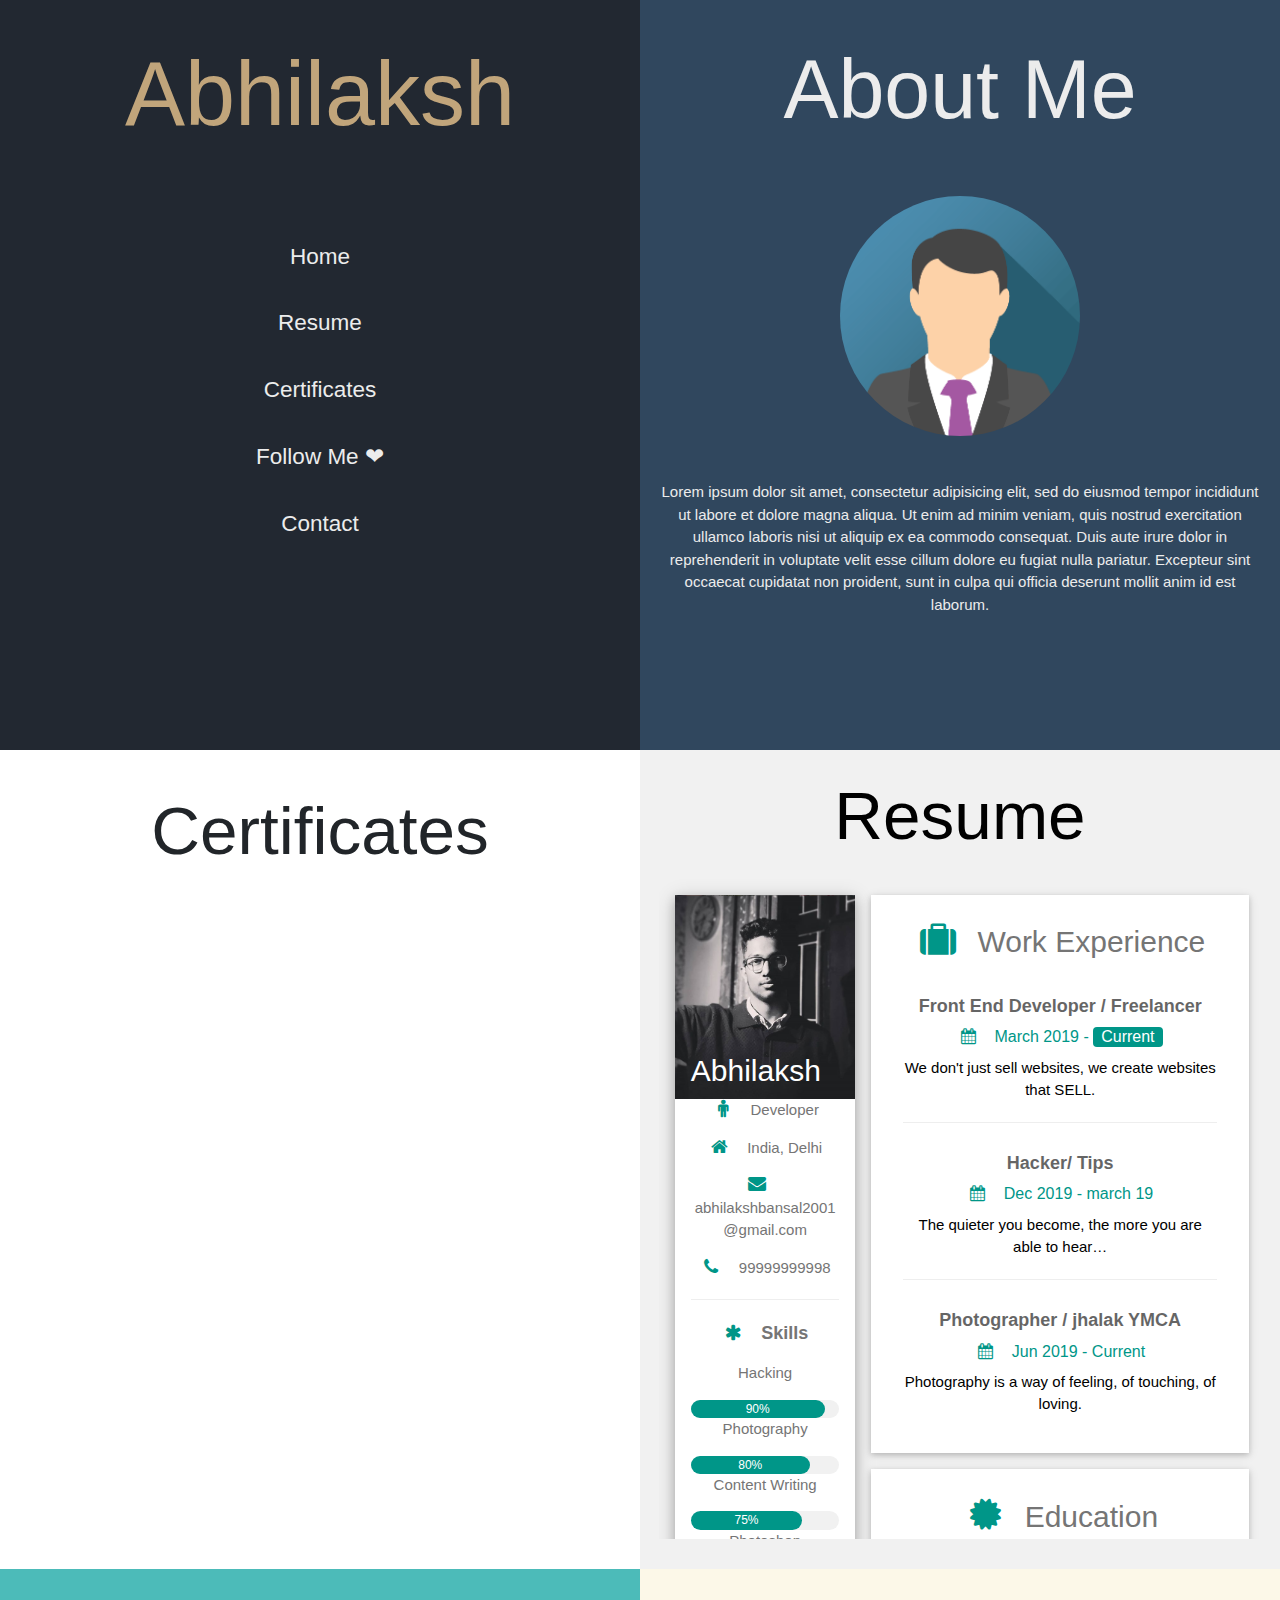
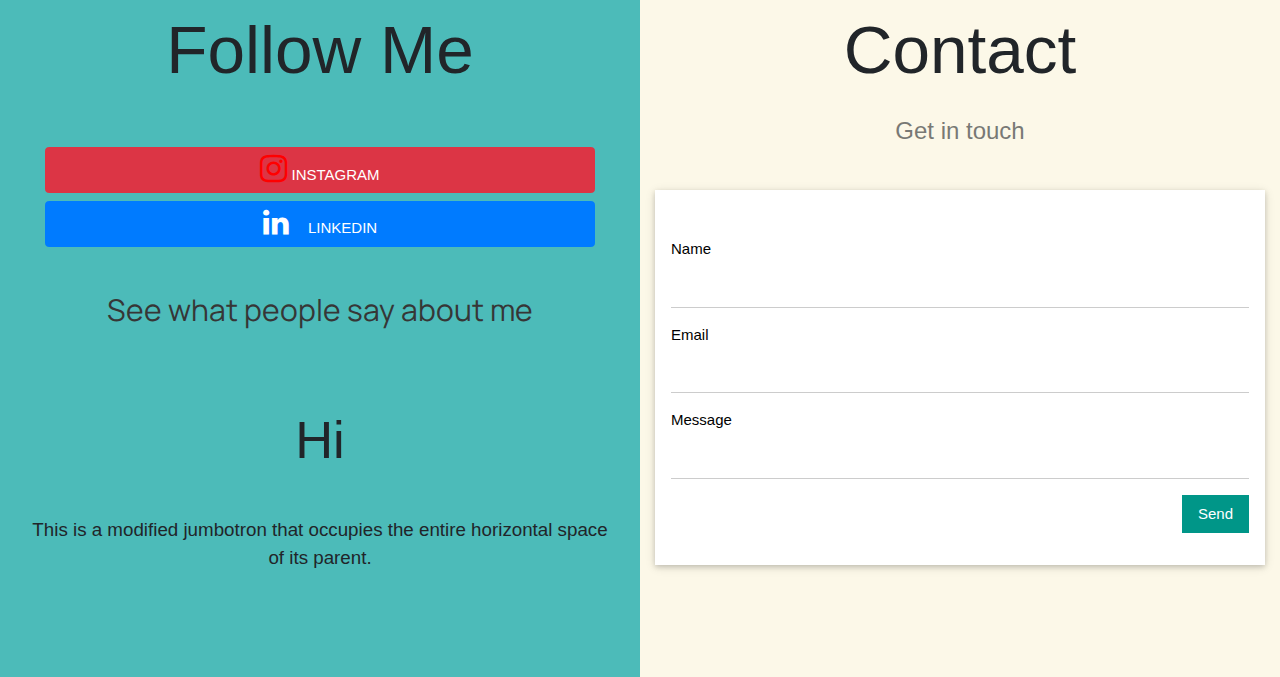
<file: photolio/abhilaksh/index.html>
<!doctype html>
<html lang="en">
  <head>
    <!-- Required meta tags -->
    <meta charset="utf-8">
    <meta name="viewport" content="width=device-width, initial-scale=1, shrink-to-fit=no">
    <link rel="stylesheet" href="master.css">
    <!-- Bootstrap CSS -->
    <link rel="stylesheet" href="https://stackpath.bootstrapcdn.com/bootstrap/4.4.1/css/bootstrap.min.css" integrity="sha384-Vkoo8x4CGsO3+Hhxv8T/Q5PaXtkKtu6ug5TOeNV6gBiFeWPGFN9MuhOf23Q9Ifjh" crossorigin="anonymous">
    <!--w3-CSS -->
    <link rel="stylesheet" href="https://www.w3schools.com/w3css/4/w3.css">
    <link rel="stylesheet" href="https://fonts.googleapis.com/css?family=Lato">
    <link rel="stylesheet" href="https://cdnjs.cloudflare.com/ajax/libs/font-awesome/4.7.0/css/font-awesome.min.css">
    <link href="https://fonts.googleapis.com/css2?family=Manrope:wght@300&display=swap" rel="stylesheet">
    <title>myPortfolio</title>
    <style >
      a:hover{
        color:black;
      }
    </style>
  </head>

  <body>

  <div class="container-fluid">
    <div class="row">
      <div class="col-sm nav-section">

        <ul class="nav flex-column" >

        <h1 class="display-1 logo" >Abhilaksh</h1>

        <li class="nav-item">
          <a class="nav-link" href="#Home" >Home</a>
        </li>
        <li class="nav-item">
          <a class="nav-link" href="#Resume">Resume</a>
        </li>
        <li class="nav-item">
          <a class="nav-link " href="#certific" >Certificates</a>
        </li>
        <li class="nav-item">
          <a class="nav-link " href="#follow" >Follow Me ❤</a>
        </li>
        <li class="nav-item">
          <a class="nav-link " href="#contact" >Contact</a>
        </li>
        </ul>
      </div>
      <div class="col-sm about-section">
        <h1 class="display-2" style ="padding-top:2rem; margin-bottom:3.8rem;" id="Home">About Me</h1>
        <img src="about.png" class = " about-img" alt="">
        <p>Lorem ipsum dolor sit amet, consectetur adipisicing elit, sed do eiusmod tempor incididunt ut labore et dolore magna aliqua. Ut enim ad minim veniam, quis nostrud exercitation ullamco laboris nisi ut aliquip ex ea commodo consequat. Duis aute irure dolor in reprehenderit in voluptate velit esse cillum dolore eu fugiat nulla pariatur. Excepteur sint occaecat cupidatat non proident, sunt in culpa qui officia deserunt mollit anim id est laborum.</p>
      </div>
    </div>
  </div>

  <div class="container-fluid">
    <div class="row">
      <div class="col-sm c my-work">
      <h1 class="display-3" style ="padding-top:2rem; margin-bottom:3.8rem;" id="certific">Certificates</h1>

      </div>
      <div class="col-sm resume-section w3-light-grey " style ="   text-align: center;">
        <h1 class="display-3" style ="padding-top:1rem;    " id ="Resume">Resume</h1>
         <!-- cv(w3schools) -->
          <div class="w3cv w3-light-grey ml-1 mt-4" style = " " >
          <div class="w3-light-grey" style = " width:100%; height:100% ">

            <!-- Page Container -->
            <div class="w3-content w3-margin-top" style="max-width:1400px;">

              <!-- The Grid -->
              <div class="w3-row-padding">

                <!-- Left Column -->
                <div class="w3-third">

                  <div class="w3-white w3-text-grey w3-card-4">
                    <div class="w3-display-container">
                      <img src="abhi.png" style="width:100%" alt="Avatar">
                      <div class="w3-display-bottomleft w3-container w3-text-black">
                        <h2 style = " color: white; text-alignment: center;">Abhilaksh</h2>
                      </div>
                    </div>
                    <div class="w3-container">
                      <p><i class="fa fa-male fa-fw w3-margin-right w3-large w3-text-teal"></i>Developer</p>
                      <p><i class="fa fa-home fa-fw w3-margin-right w3-large w3-text-teal"></i>India, Delhi</p>
                      <p><i class="fa fa-envelope fa-fw w3-margin-right w3-large w3-text-teal "></i>abhilakshbansal2001 <br> @gmail.com</p>
                      <p><i class="fa fa-phone fa-fw w3-margin-right w3-large w3-text-teal"></i>99999999998</p>
                      <hr>

                      <p class="w3-large"><b><i class="fa fa-asterisk fa-fw w3-margin-right w3-text-teal"></i>Skills</b></p>
                      <p>Hacking</p>
                      <div class="w3-light-grey w3-round-xlarge w3-small">
                        <div class="w3-container w3-center w3-round-xlarge w3-teal" style="width:90%">90%</div>
                      </div>
                      <p>Photography</p>
                      <div class="w3-light-grey w3-round-xlarge w3-small">
                        <div class="w3-container w3-center w3-round-xlarge w3-teal" style="width:80%">
                          <div class="w3-center w3-text-white">80%</div>
                        </div>
                      </div>
                      <p>Content Writing</p>
                      <div class="w3-light-grey w3-round-xlarge w3-small">
                        <div class="w3-container w3-center w3-round-xlarge w3-teal" style="width:75%">75%</div>
                      </div>
                      <p>Photoshop</p>
                      <div class="w3-light-grey w3-round-xlarge w3-small">
                        <div class="w3-container w3-center w3-round-xlarge w3-teal" style="width:50%">50%</div>
                      </div>
                      <br>

                      <p class="w3-large w3-text-theme"><b><i class="fa fa-globe fa-fw w3-margin-right w3-text-teal"></i>Languages</b></p>
                      <p>HINDI</p>
                      <div class="w3-light-grey w3-round-xlarge">
                        <div class="w3-round-xlarge w3-teal" style="height:24px;width:100%"></div>
                      </div>
                      <p>English</p>
                      <div class="w3-light-grey w3-round-xlarge">
                        <div class="w3-round-xlarge w3-teal" style="height:24px;width:75%"></div>
                      </div>
                      <p>Haryanavi</p>
                      <div class="w3-light-grey w3-round-xlarge">
                        <div class="w3-round-xlarge w3-teal" style="height:24px;width:25%"></div>
                      </div>
                      <br>
                    </div>
                  </div><br>

                <!-- End Left Column -->
                </div>

                <!-- Right Column -->
                <div class="w3-twothird">

                  <div class="w3-container w3-card w3-white w3-margin-bottom">
                    <h2 class="w3-text-grey w3-padding-16"><i class="fa fa-suitcase fa-fw w3-margin-right w3-xxlarge w3-text-teal"></i>Work Experience</h2>
                    <div class="w3-container">
                      <h5 class="w3-opacity"><b>Front End Developer / Freelancer</b></h5>
                      <h6 class="w3-text-teal"><i class="fa fa-calendar fa-fw w3-margin-right"></i>March 2019 - <span class="w3-tag w3-teal w3-round">Current</span></h6>
                      <p>We don't just sell websites, we create websites that SELL.</p>
                      <hr>
                    </div>
                    <div class="w3-container">
                      <h5 class="w3-opacity"><b>Hacker/ Tips</b></h5>
                      <h6 class="w3-text-teal"><i class="fa fa-calendar fa-fw w3-margin-right"></i>Dec 2019 - march 19</h6>
                      <p>The quieter you become, the more you are able to hear…</p>
                      <hr>
                    </div>
                    <div class="w3-container">
                      <h5 class="w3-opacity"><b>Photographer / jhalak YMCA</b></h5>
                      <h6 class="w3-text-teal"><i class="fa fa-calendar fa-fw w3-margin-right"></i>Jun 2019 - Current</h6>
                      <p>Photography is a way of feeling, of touching, of loving. </p><br>
                    </div>
                  </div>

                  <div class="w3-container w3-card w3-white">
                    <h2 class="w3-text-grey w3-padding-16"><i class="fa fa-certificate fa-fw w3-margin-right w3-xxlarge w3-text-teal"></i>Education</h2>
                    <div class="w3-container">
                      <h5 class="w3-opacity"><b>YMCA University</b></h5>
                      <h6 class="w3-text-teal"><i class="fa fa-calendar fa-fw w3-margin-right"></i>2019- 2020</h6>
                      <p>B.tech Electronics and Computer</p>
                      <hr>
                    </div>
                    <div class="w3-container">
                      <h5 class="w3-opacity"><b>Salwan Public School</b></h5>
                      <h6 class="w3-text-teal"><i class="fa fa-calendar fa-fw w3-margin-right"></i>2007 - 2019</h6>
                      <p>class 12 th and 10th pass with 90% above in both.</p>
                      <hr>
                    </div>
                    <div class="w3-container">
                      <h5 class="w3-opacity"><b>Montessary school</b></h5>
                      <h6 class="w3-text-teal"><i class="fa fa-calendar fa-fw w3-margin-right"></i>2003 - 2007</h6>
                      <p>Pre nussary and class 1st only</p><br>
                    </div>
                  </div>

                <!-- End Right Column -->
                </div>

              <!-- End Grid -->
              </div>

              <!-- End Page Container -->
            </div>



            </div>
          </div>
          <!-- end of it -->
        </div>
      </div>
    </div>


  <div class="container-fluid">
    <div class="row">
      <div class="col-sm c follow-section">
        <h1 class="display-3" style ="padding-top:2rem; margin-bottom:3.8rem;" id = "follow">Follow Me</h1>
          <div class="buttons-w">
 <button type="button" class="btn btn-secondary btn-block btn-danger"><i class="fa fa-instagram" style="font-size:32px;color:red"></i>
 INSTAGRAM</button>            <button type="button" class="btn btn-primary btn-block "><i class="fa fa-linkedin mr-3" style="font-size:2rem;color:white"></i>
 LINKEDIN</button>
          </div>
          <h2  style= "color:#363636; font-family: 'Manrope', sans-serif;">See what people say about me</h2>
          <!-- carrousel -->
          <div id="carouselExampleControls " class="carousel slide" data-ride="carousel">
              <div class="carousel-inner">
  <div class="carousel-item active">
    <div class="jumbotron jumbotron-fluid d-block w-100" style = " background-color:#4cbbb9; ">
  <div class="container">
    <h1 class="display-4 mb-5">Hi</h1>
    <p class="lead">This is a modified jumbotron that occupies the entire horizontal space of its parent.</p>
  </div>
</div>
  </div>
  <div class="carousel-item">
    <div class="jumbotron jumbotron-fluid d-block w-100"style = " background-color:#4cbbb9; ">
  <div class="container">
    <h1 class="display-4">こんにちは</h1>
    <p class="lead">This is a modified jumbotron that occupies the entire horizontal space of its parent.</p>
  </div>
</div>
  </div>
  <div class="carousel-item">
    <div class="jumbotron jumbotron-fluid d-block w-100

    " style = " background-color:#4cbbb9; ">
  <div class="container">
    <h1 class="display-4"> नमस्ते</h1>
    <p class="lead">This is a modified jumbotron that occupies the entire horizontal space of its parent.</p>
  </div>
</div>
  </div>
</div>

</div>
        <!-- end of it   -->
      </div>
      <div class="col-sm contact-section">
        <h1 class="display-3" style ="padding-top:2rem; margin-bottom:1.8rem; text-align:center; " id ="contact">Contact</h1>
        <h3 style = " text-align:center;" class="mb-5">Get in touch</h3>
        <form class="w3-container w3-card w3-padding-32 w3-white mb-5 " action="mailto:abhilakshbansal2001@gmail.com" >
       <div class="w3-section">
         <label>Name</label>
         <input class="w3-input" style="width:100%;" type="text" required name="Name">
       </div>
       <div class="w3-section">
         <label>Email</label>
         <input class="w3-input" style="width:100%;" type="text" required name="Email">
       </div>
       <div class="w3-section">
         <label>Message</label>
         <input class="w3-input" style="width:100%;" type="text" required name="Message">
       </div>
       <button type="submit" class="w3-button w3-teal w3-right">Send</button>
     </form>
      </div>
    </div>
  </div>

    <!-- Optional JavaScript -->
    <!-- jQuery first, then Popper.js, then Bootstrap JS -->
    <script src="https://cdn.jsdelivr.net/npm/popper.js@1.16.0/dist/umd/popper.min.js" integrity="sha384-Q6E9RHvbIyZFJoft+2mJbHaEWldlvI9IOYy5n3zV9zzTtmI3UksdQRVvoxMfooAo" crossorigin="anonymous"></script>
    <script src="https://code.jquery.com/jquery-3.4.1.slim.min.js" integrity="sha384-J6qa4849blE2+poT4WnyKhv5vZF5SrPo0iEjwBvKU7imGFAV0wwj1yYfoRSJoZ+n" crossorigin="anonymous"></script>
    <script src="https://stackpath.bootstrapcdn.com/bootstrap/4.4.1/js/bootstrap.min.js" integrity="sha384-wfSDF2E50Y2D1uUdj0O3uMBJnjuUD4Ih7YwaYd1iqfktj0Uod8GCExl3Og8ifwB6" crossorigin="anonymous"></script>
  </body>
</html>
</file>
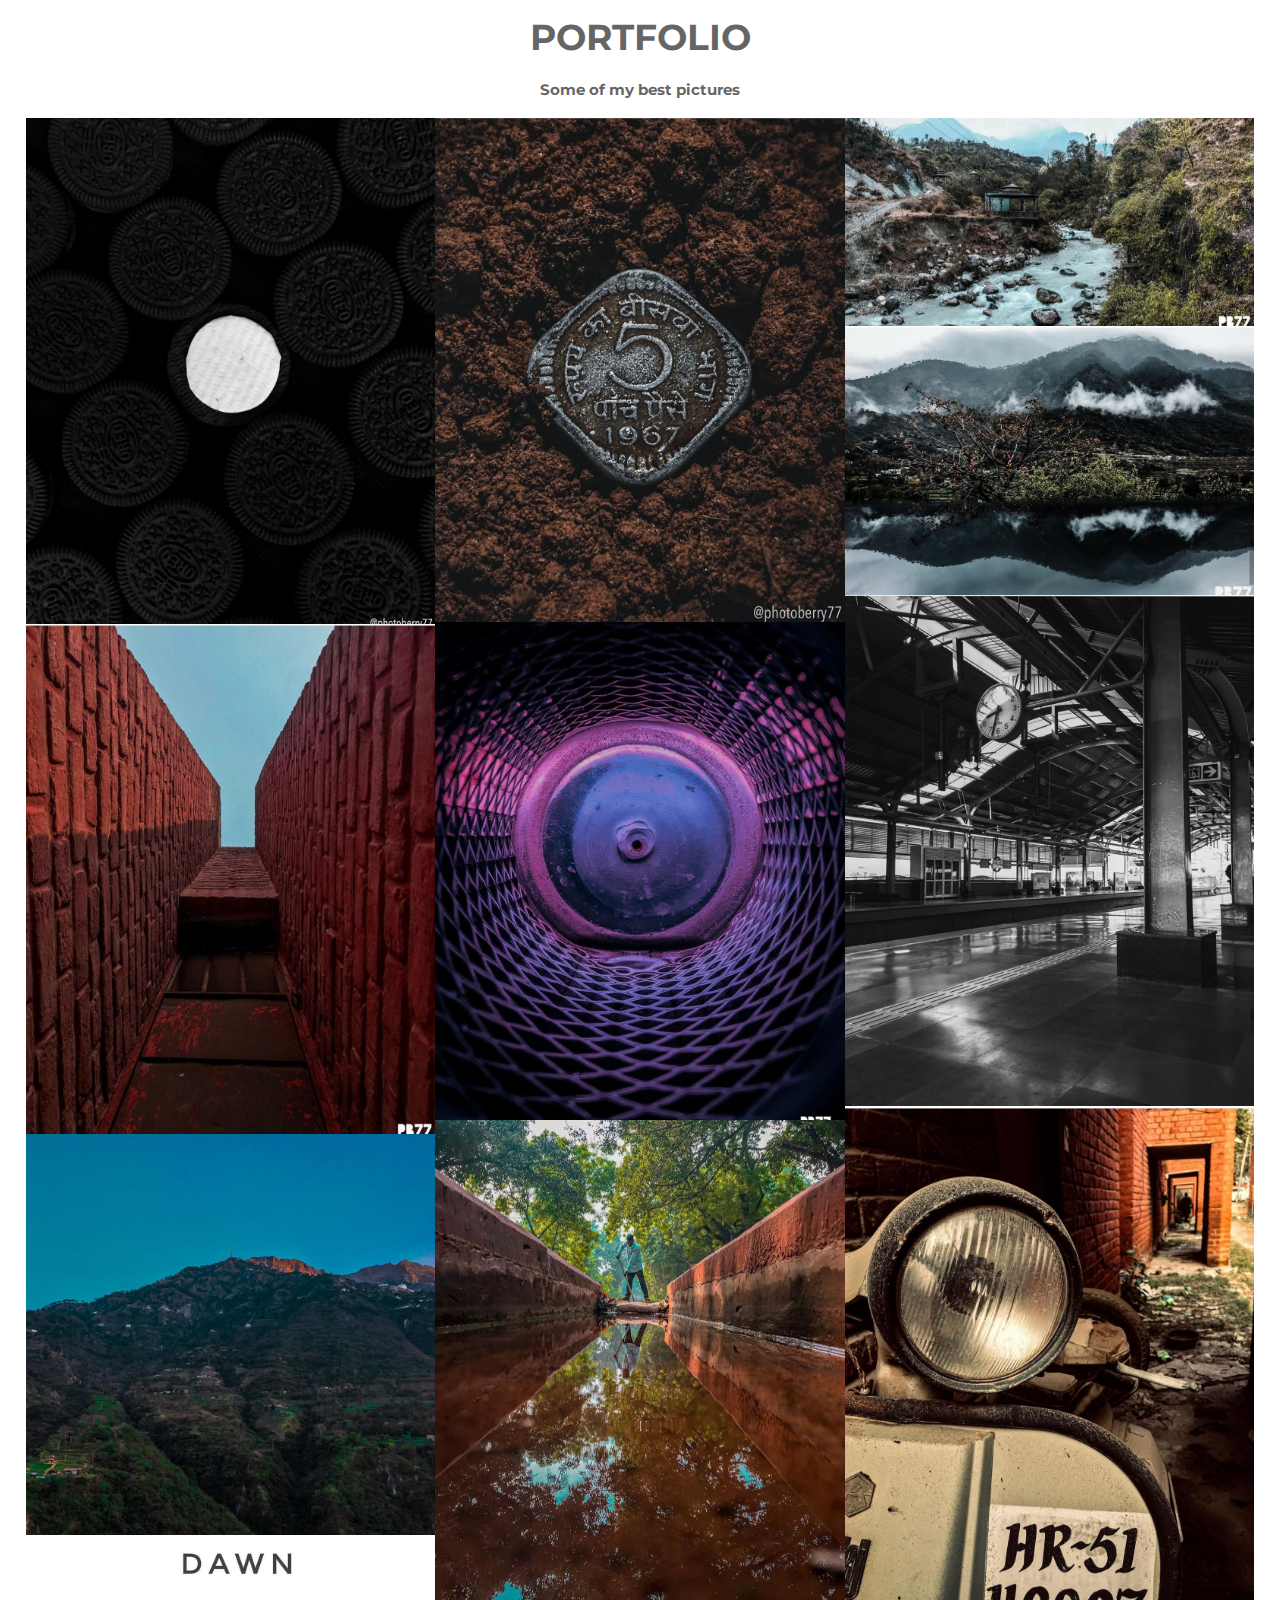
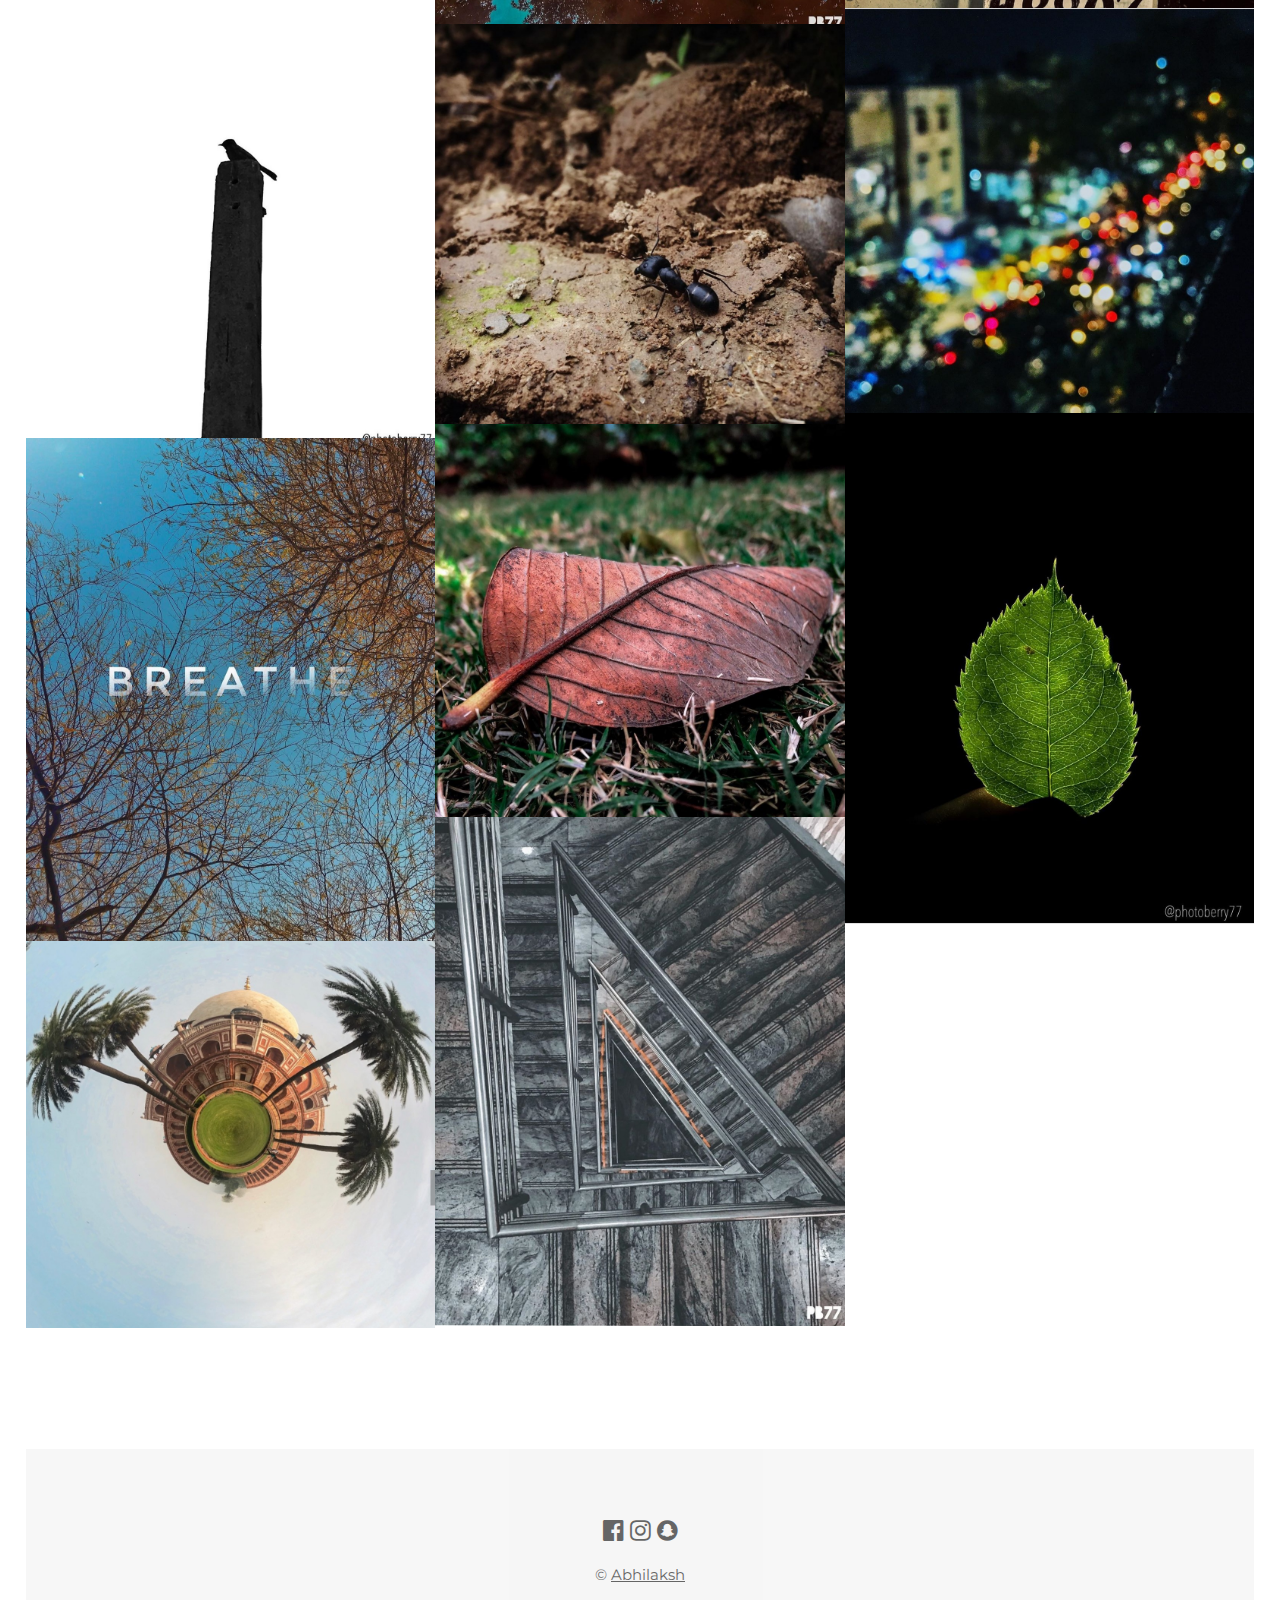
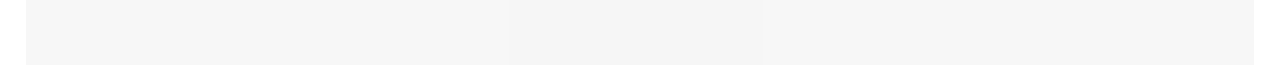
<file: photolio/photolio.html>
<!DOCTYPE html>
<html>
<title>PhotoBerry77</title>
<meta charset="UTF-8">
<meta name="viewport" content="width=device-width, initial-scale=1">
<link rel="stylesheet" href="https://www.w3schools.com/w3css/4/w3.css">
<link rel="stylesheet" href="https://fonts.googleapis.com/css?family=Montserrat">
<link rel="stylesheet" href="https://cdnjs.cloudflare.com/ajax/libs/font-awesome/4.7.0/css/font-awesome.min.css">
<style>
body,h1 {font-family: "Montserrat", sans-serif; padding: 0 2%;}
img {margin-bottom: -7px}
.w3-row-padding img {margin-bottom: 12px}
</style>
<body >

<!-- Sidebar -->


<!-- !PAGE CONTENT! -->
<div class="w3-content" style="max-width:1500px">

<!-- Header -->
<div class="w3-opacity">

<div class="w3-clear"></div>
<header class="w3-center w3-margin-bottom">
  <h1><b>PORTFOLIO</b></h1>
  <p><b>Some of my best pictures</b></p>

</header>
</div>

<!-- Photo Grid -->
<div class="w3-row" id="myGrid" style="margin-bottom:128px">
  <div class="w3-third">
    <img src="images-port/3.jpg" style="width:100%">
    <img src="images-port/8.jpg" style="width:100%">
    <img src="images-port/5.jpg" style="width:100%">
    <img src="images-port/1.jpg" style="width:100%">
    <img src="images-port/2.jpg" style="width:100%">
    <img src="images-port/9.jpg" style="width:100%">
  </div>

  <div class="w3-third">
    <img src="images-port/15.jpg" style="width:100%">
    <img src="images-port/10.jpg" style="width:100%">
    <img src="images-port/7.jpg" style="width:100%">
    <img src="images-port/4.jpg" style="width:100%">
    <img src="images-port/17.jpg" style="width:100%">
    <img src="images-port/11.jpg" style="width:100%">
  </div>

  <div class="w3-third">
    <img src="images-port/13.jpg" style="width:100%">
    <img src="images-port/12.jpg" style="width:100%">
    <img src="images-port/6.jpg" style="width:100%">
    <img src="images-port/16.jpg" style="width:100%">
    <img src="images-port/19.jpg" style="width:100%">
    <img src="images-port/14.jpg" style="width:100%">
  </div>
</div>

<!-- End Page Content -->
</div>

<!-- Footer -->
<footer class="w3-container w3-padding-64 w3-light-grey w3-center w3-opacity w3-xlarge" style="margin-top:128px">
  <i class="fa fa-facebook-official w3-hover-opacity"></i>
  <i class="fa fa-instagram w3-hover-opacity"></i>
  <i class="fa fa-snapchat w3-hover-opacity"></i>

  <p class="w3-medium">&copy <a href="abhilaksh/index.html" target="_blank" class="w3-hover-text-green">Abhilaksh</a></p>
</footer>

<script>
// Toggle grid padding
function myFunction() {
  var x = document.getElementById("myGrid");
  if (x.className === "w3-row") {
    x.className = "w3-row-padding";
  } else {
    x.className = x.className.replace("w3-row-padding", "w3-row");
  }
}

// Open and close sidebar
function w3_open() {
  document.getElementById("mySidebar").style.width = "100%";
  document.getElementById("mySidebar").style.display = "block";
}

function w3_close() {
  document.getElementById("mySidebar").style.display = "none";
}
</script>

</body>
</html>
</file>
<file: photolio/abhilaksh/master.css>
body{
  margin: 0;
  padding: 0;
}

.nav-section{
  background-color: #222831;
    min-height: 50rem;
  text-align: center;
padding-bottom:  2rem;
}
.about-section{
  background-color: #30475e;
    color: #ececec;
    min-height: 50rem;
    padding-bottom:  2rem;
}
.nav-link{
  color: #ececec; !important

}
.logo{
  padding-top: 2rem;
  margin-bottom: 5rem;
  color: #c1a57b;
}
.nav-item{
  margin: 0.6rem;
  font-size: 1.5rem;
}

.nav-item:hover{
  background-color: #ececec;
  color: black;
}
.nav-item:hover{
  color: black;
  opacity: 1;
}
.about-section {
  text-align: center;
}
.about-img{
border-radius: 1000px;
height: 16rem;
width: 16rem;
margin-bottom: 3rem;
}
.my-work{
  background-color: #ffffff;
    min-height: 50rem;
  text-align: center;
padding-bottom:  2rem;
}
.resume-section{

    color: #4d3e3e;
    min-height: 40rem;
    padding-bottom:  2rem;
}
.w3cv{
  overflow: scroll;
  height: 44rem;
  width: auto;
  overflow-x: hidden;
}
.follow-section{
  text-align: center;
  background-color: #4cbbb9;
  min-height: 40rem;
}
.buttons-w{
  margin-left: 2rem;
  margin-right: 2rem;
  margin-bottom: 3rem;
}
.jumbotron {
  background-color: none;
}
h3{
  opacity: 0.6;
}
.contact-section{
  background-color: #fcf8e8;
  min-height: 45rem;
}
</file>
